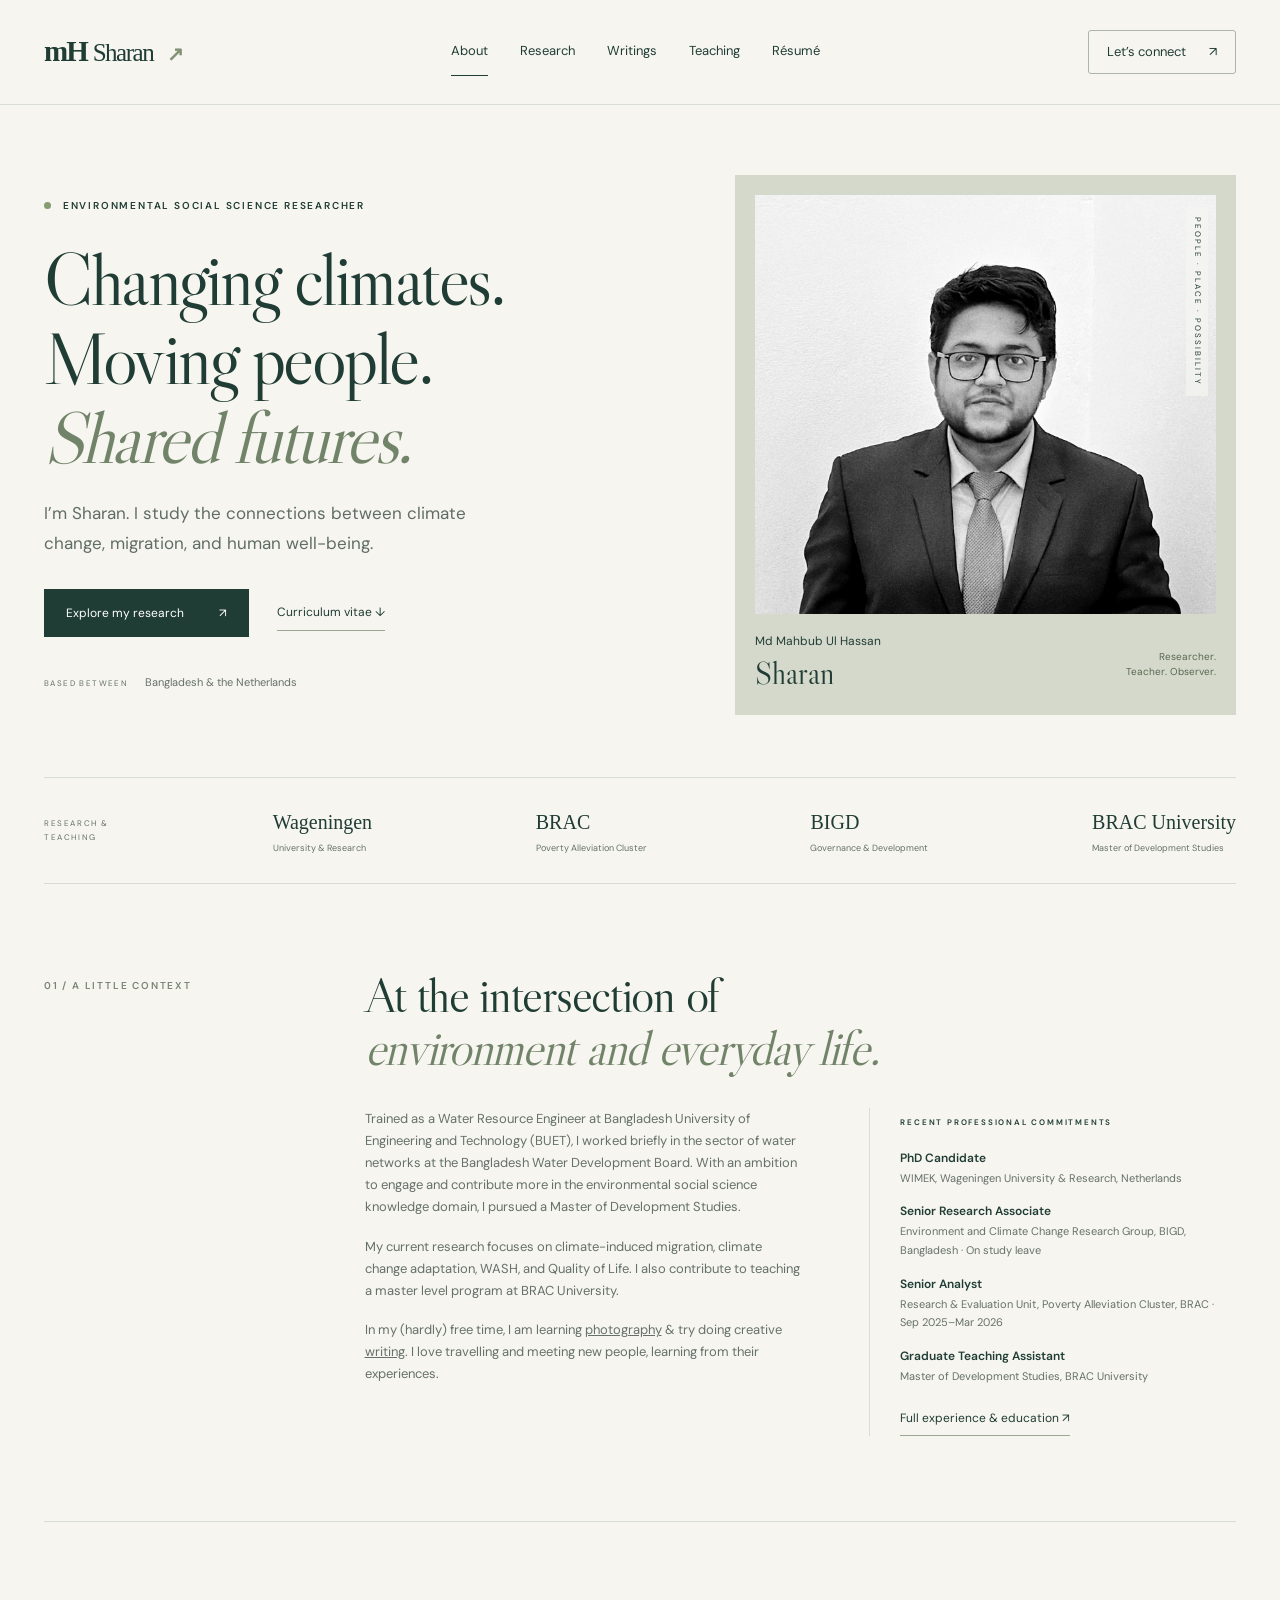
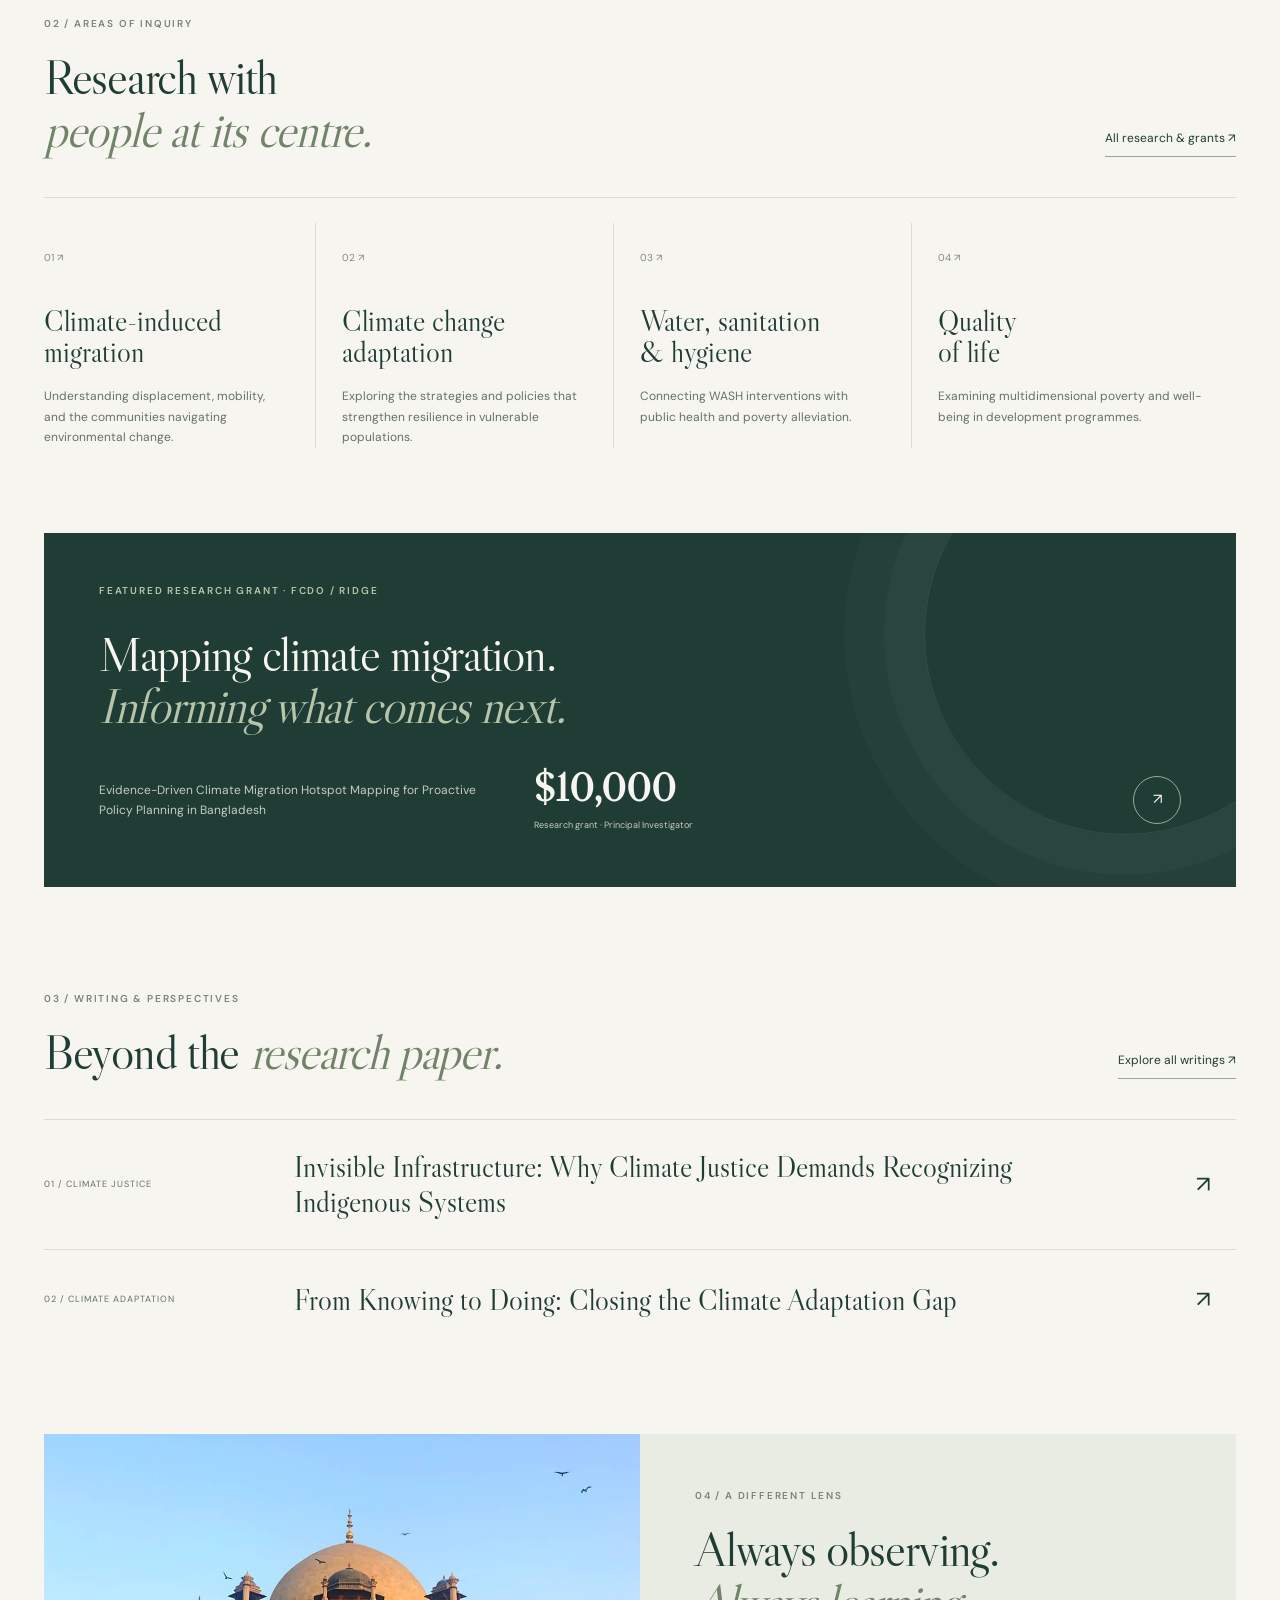
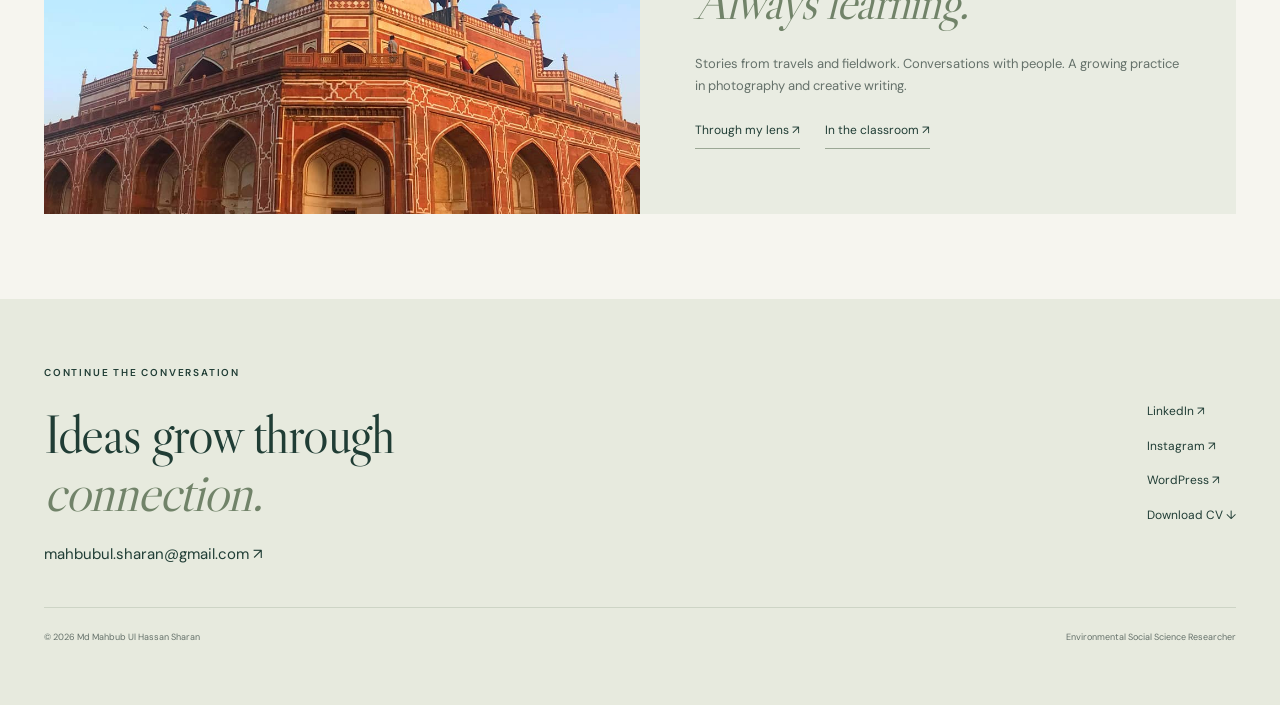
<file: index.html>
<!doctype html><html lang="en"><head><meta charset="utf-8"><meta name="viewport" content="width=device-width,initial-scale=1"><meta name="description" content="Md Mahbub Ul Hassan Sharan — environmental social science, climate migration, adaptation and human well-being."><title>About · Md Mahbub Ul Hassan Sharan</title><link rel="stylesheet" href="style.css"></head><body><a class="skip" href="#main">Skip to content</a><header><a class="brand" href="index.html">mH<span>Sharan</span><b>↗</b></a><nav aria-label="Main navigation"><a href="index.html" aria-current="page">About</a><a href="research.html" >Research</a><a href="writings.html" >Writings</a><a href="teaching.html" >Teaching</a><a href="resume.html" >Résumé</a></nav><a class="contact" href="mailto:mahbubul.sharan@gmail.com">Let’s connect <span>↗</span></a></header><main id="main"><section class="hero"><div class="hero-copy"><div class="eyebrow"><span class="dot"></span> ENVIRONMENTAL SOCIAL SCIENCE RESEARCHER</div><h1>Changing climates.<br>Moving people.<br><em>Shared futures.</em></h1><p class="intro">I’m Sharan. I study the connections between climate change, migration, and human well-being.</p><div class="hero-actions"><a class="button" href="research.html">Explore my research <span>↗</span></a><a class="text-link" href="assets/cv.pdf">Curriculum vitae ↓</a></div><div class="hero-note"><span>BASED BETWEEN</span> Bangladesh & the Netherlands</div></div><figure class="portrait"><img src="assets/portrait.png" alt="Md Mahbub Ul Hassan Sharan"><figcaption><div>Md Mahbub Ul Hassan<br><strong>Sharan</strong></div><span>Researcher.<br>Teacher. Observer.</span></figcaption><span class="portrait-label">PEOPLE · PLACE · POSSIBILITY</span></figure></section><div class="affiliations"><span>RESEARCH &<br>TEACHING</span><div>Wageningen <small>University & Research</small></div><div>BRAC <small>Poverty Alleviation Cluster</small></div><div>BIGD <small>Governance & Development</small></div><div>BRAC University <small>Master of Development Studies</small></div></div><section class="about section"><div class="section-label">01 / A LITTLE CONTEXT</div><div><h2>At the intersection of<br><em>environment and everyday life.</em></h2><div class="about-columns"><div><p>Trained as a Water Resource Engineer at Bangladesh University of Engineering and Technology (BUET), I worked briefly in the sector of water networks at the Bangladesh Water Development Board. With an ambition to engage and contribute more in the environmental social science knowledge domain, I pursued a Master of Development Studies.</p><p>My current research focuses on climate-induced migration, climate change adaptation, WASH, and Quality of Life. I also contribute to teaching a master level program at BRAC University.</p><p>In my (hardly) free time, I am learning <a href="https://mhsharan.crevado.com/">photography</a> & try doing creative <a href="https://mhsharan.wordpress.com/">writing</a>. I love travelling and meeting new people, learning from their experiences.</p></div><aside><span class="eyebrow">RECENT PROFESSIONAL COMMITMENTS</span><h3>PhD Candidate</h3><p>WIMEK, Wageningen University & Research, Netherlands</p><h3>Senior Research Associate</h3><p>Environment and Climate Change Research Group, BIGD, Bangladesh · On study leave</p><h3>Senior Analyst</h3><p>Research & Evaluation Unit, Poverty Alleviation Cluster, BRAC · Sep 2025–Mar 2026</p><h3>Graduate Teaching Assistant</h3><p>Master of Development Studies, BRAC University</p><a class="text-link" href="resume.html">Full experience & education ↗</a></aside></div></div></section><section class="research-home section"><div class="section-top"><div><div class="section-label">02 / AREAS OF INQUIRY</div><h2>Research with<br><em>people at its centre.</em></h2></div><a class="text-link" href="research.html">All research & grants ↗</a></div><div class="topic-grid"><a href="research.html"><span>01 ↗</span><h3>Climate-induced<br>migration</h3><p>Understanding displacement, mobility, and the communities navigating environmental change.</p></a><a href="research.html"><span>02 ↗</span><h3>Climate change<br>adaptation</h3><p>Exploring the strategies and policies that strengthen resilience in vulnerable populations.</p></a><a href="research.html"><span>03 ↗</span><h3>Water, sanitation<br>& hygiene</h3><p>Connecting WASH interventions with public health and poverty alleviation.</p></a><a href="research.html"><span>04 ↗</span><h3>Quality<br>of life</h3><p>Examining multidimensional poverty and well-being in development programmes.</p></a></div></section><section class="grant"><div class="eyebrow">FEATURED RESEARCH GRANT · FCDO / RIDGE</div><h2>Mapping climate migration.<br><em>Informing what comes next.</em></h2><div class="grant-bottom"><p>Evidence-Driven Climate Migration Hotspot Mapping for Proactive Policy Planning in Bangladesh</p><div><strong>$10,000</strong><span>Research grant · Principal Investigator</span></div><a href="research.html" class="round-link" aria-label="Read research grant details">↗</a></div></section><section class="section writing-home"><div class="section-top"><div><div class="section-label">03 / WRITING & PERSPECTIVES</div><h2>Beyond the <em>research paper.</em></h2></div><a class="text-link" href="writings.html">Explore all writings ↗</a></div><a class="article-row" href="writings.html#pub1"><span>01 / CLIMATE JUSTICE</span><h3>Invisible Infrastructure: Why Climate Justice Demands Recognizing Indigenous Systems</h3><b>↗</b></a><a class="article-row" href="writings.html#pub2"><span>02 / CLIMATE ADAPTATION</span><h3>From Knowing to Doing: Closing the Climate Adaptation Gap</h3><b>↗</b></a></section><section class="creative"><img src="assets/photography.jpeg" alt="Photography from Sharan’s portfolio" loading="lazy"><div><div class="section-label">04 / A DIFFERENT LENS</div><h2>Always observing.<br><em>Always learning.</em></h2><p>Stories from travels and fieldwork. Conversations with people. A growing practice in photography and creative writing.</p><a class="text-link" href="https://mhsharan.crevado.com/">Through my lens ↗</a><a class="text-link" href="teaching.html">In the classroom ↗</a></div></section></main><footer><div><span class="eyebrow">CONTINUE THE CONVERSATION</span><h2>Ideas grow through<br><em>connection.</em></h2><a class="email" href="mailto:mahbubul.sharan@gmail.com">mahbubul.sharan@gmail.com ↗</a></div><div class="footer-links"><a href="https://www.linkedin.com/in/mhsharan/">LinkedIn ↗</a><a href="https://www.instagram.com/m.h.sharan/">Instagram ↗</a><a href="https://mhsharan.wordpress.com/">WordPress ↗</a><a href="assets/cv.pdf">Download CV ↓</a></div><div class="copyright">© 2026 Md Mahbub Ul Hassan Sharan <span>Environmental Social Science Researcher</span></div></footer><script src="app.js"></script></body></html>
</file>
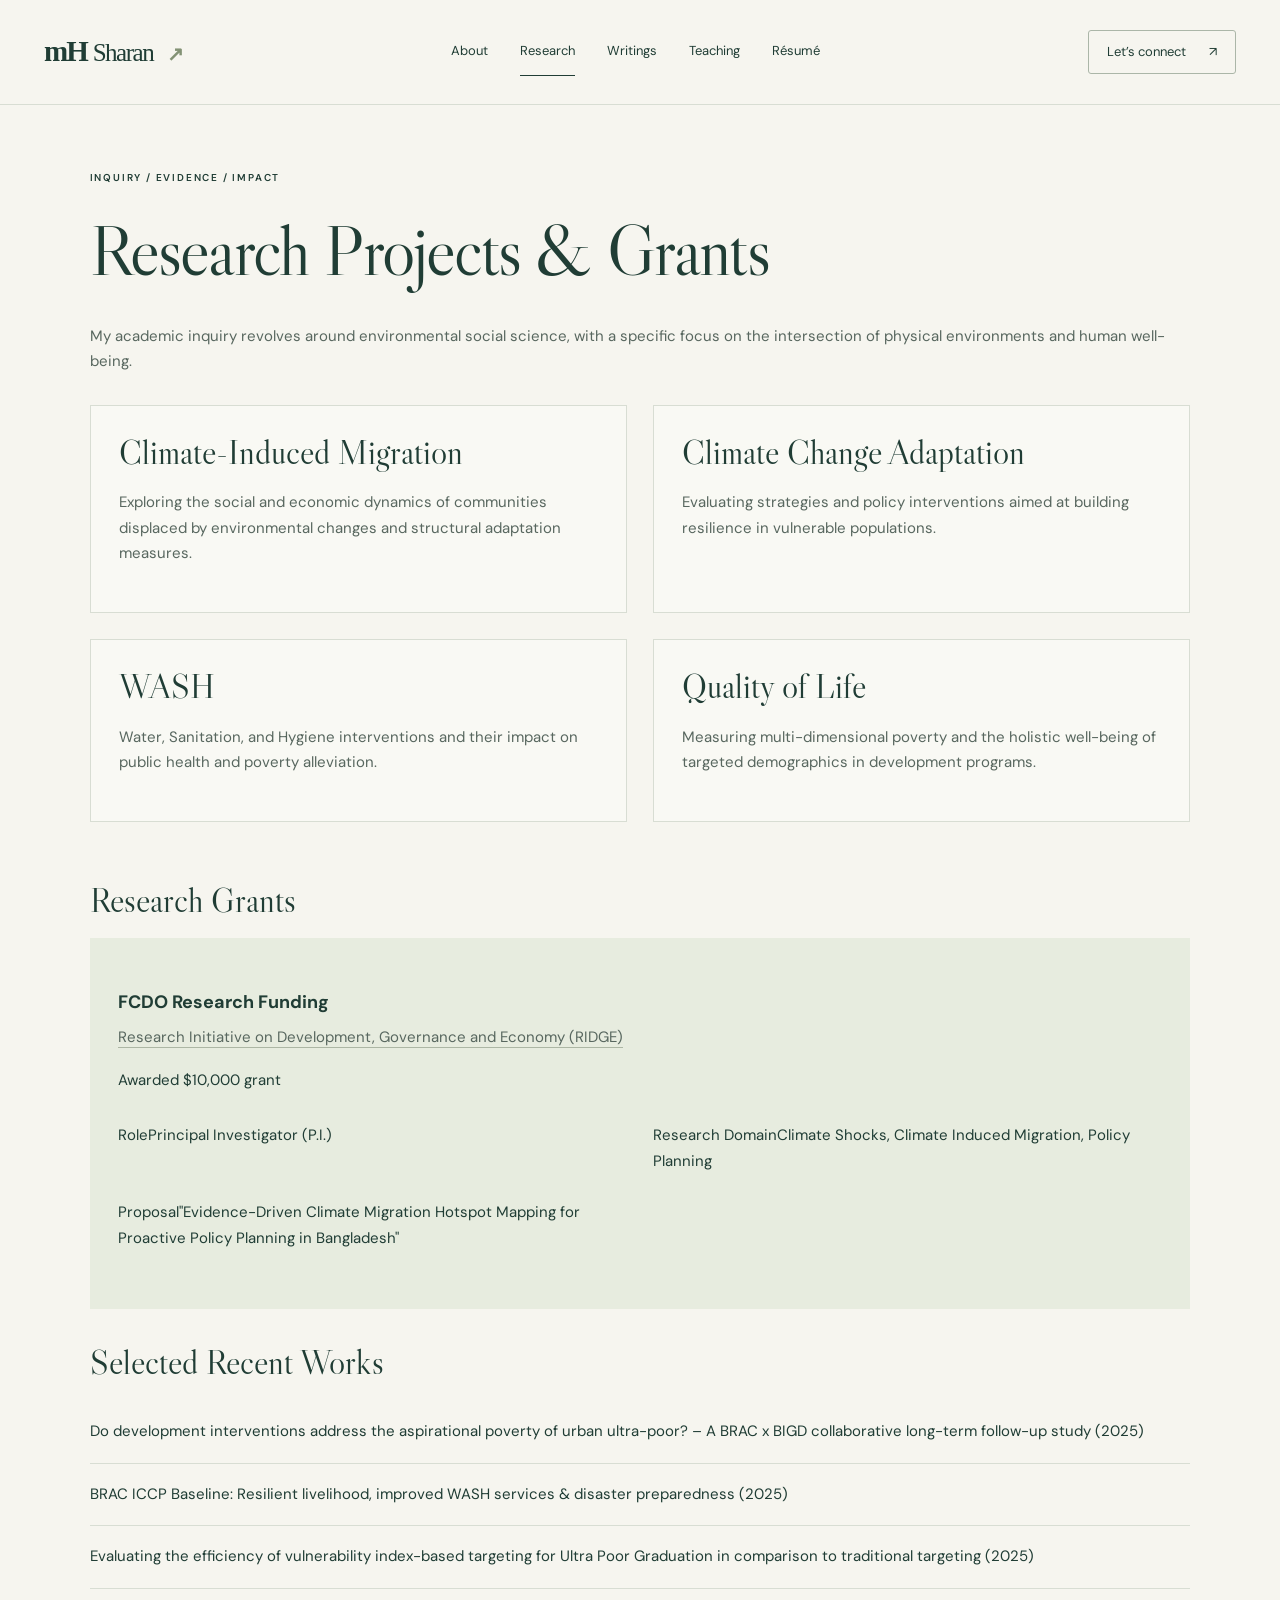
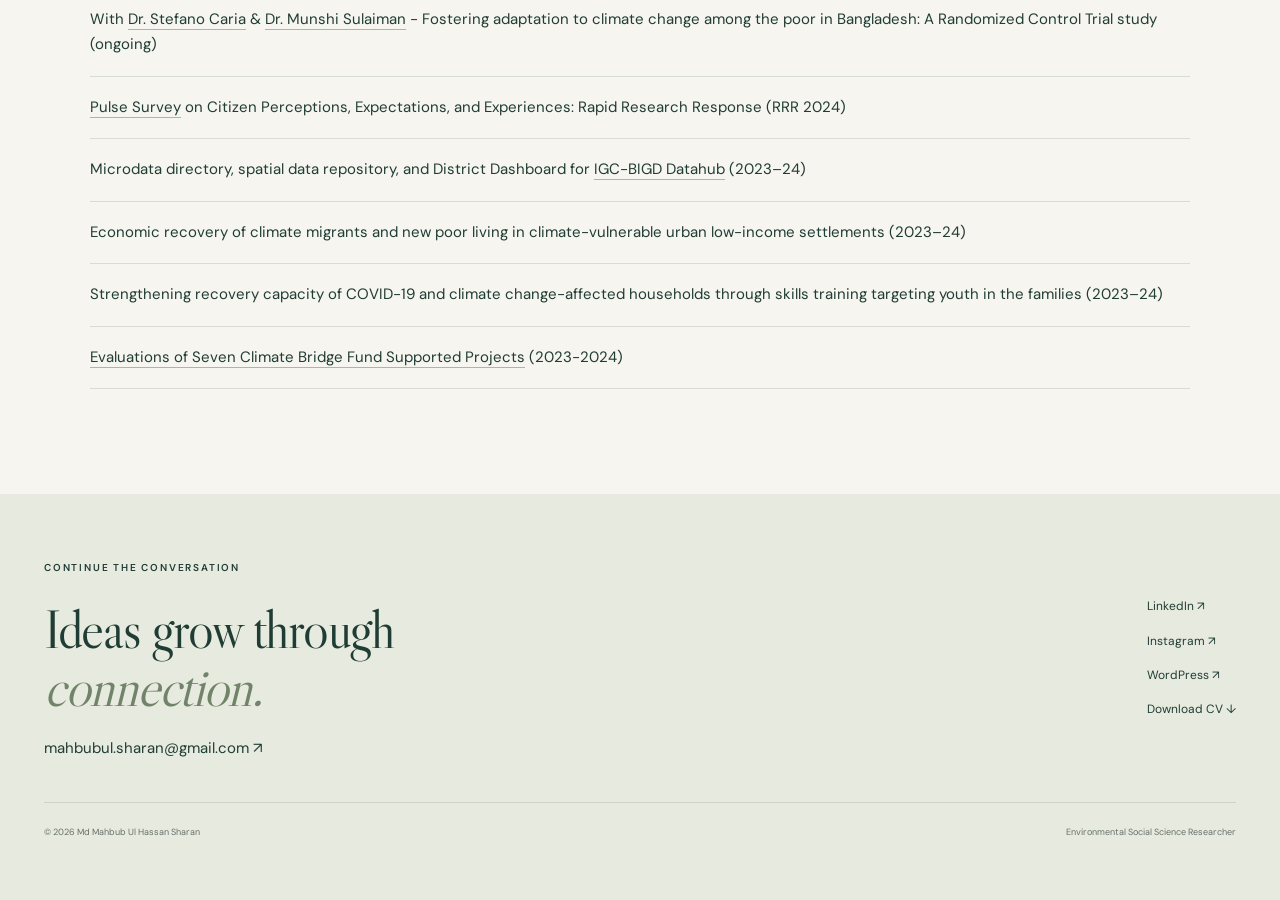
<file: research.html>
<!doctype html><html lang="en"><head><meta charset="utf-8"><meta name="viewport" content="width=device-width,initial-scale=1"><meta name="description" content="Md Mahbub Ul Hassan Sharan — environmental social science, climate migration, adaptation and human well-being."><title>Research · Md Mahbub Ul Hassan Sharan</title><link rel="stylesheet" href="style.css"></head><body><a class="skip" href="#main">Skip to content</a><header><a class="brand" href="index.html">mH<span>Sharan</span><b>↗</b></a><nav aria-label="Main navigation"><a href="index.html" >About</a><a href="research.html" aria-current="page">Research</a><a href="writings.html" >Writings</a><a href="teaching.html" >Teaching</a><a href="resume.html" >Résumé</a></nav><a class="contact" href="mailto:mahbubul.sharan@gmail.com">Let’s connect <span>↗</span></a></header><main id="main" class="inner"><div class="eyebrow">INQUIRY / EVIDENCE / IMPACT</div>

        <section id="research">
            <h1 class="page-title">Research Projects & Grants</h1>
            <p>My academic inquiry revolves around environmental social science, with a specific focus on the intersection of physical environments and human well-being.</p>

            <div class="content-grid">
                <div class="content-card">
                    
                    <h3>Climate-Induced Migration</h3>
                    <p>Exploring the social and economic dynamics of communities displaced by environmental changes and structural adaptation measures.</p>
                </div>

                <div class="content-card">
                    
                    <h3>Climate Change Adaptation</h3>
                    <p>Evaluating strategies and policy interventions aimed at building resilience in vulnerable populations.</p>
                </div>

                <div class="content-card">
                    
                    <h3>WASH</h3>
                    <p>Water, Sanitation, and Hygiene interventions and their impact on public health and poverty alleviation.</p>
                </div>

                <div class="content-card">
                    
                    <h3>Quality of Life</h3>
                    <p>Measuring multi-dimensional poverty and the holistic well-being of targeted demographics in development programs.</p>
                </div>
            </div>

            <div class="content-section">
                <h3>Research Grants</h3>
                <div class="grant-card">
                    <div>
                        <div>
                            <h4>FCDO Research Funding</h4>
                            <p><a href="https://bigd.bracu.ac.bd/the-foundation-project_about/research-initiative-on-governance-development-and-economy-ridge/" target="_blank" rel="noopener noreferrer">Research Initiative on Development, Governance and Economy (RIDGE)</a></p>
                        </div>
                        <div> Awarded $10,000 grant</div>
                    </div>
                    <div class="content-grid">
                        <div><span>Role</span>Principal Investigator (P.I.)</div>
                        <div><span>Research Domain</span>Climate Shocks, Climate Induced Migration, Policy Planning</div>
                        <div><span>Proposal</span><span>"Evidence-Driven Climate Migration Hotspot Mapping for Proactive Policy Planning in Bangladesh"</span></div>
                    </div>
                </div>

                <h3>Selected Recent Works</h3>
                <ul>
                    <li><span>Do development interventions address the aspirational poverty of urban ultra-poor? – A BRAC x BIGD collaborative long-term follow-up study (2025)</span></li>
                    <li><span>BRAC ICCP Baseline: Resilient livelihood, improved WASH services & disaster preparedness (2025)</span></li>
                    <li><span>Evaluating the efficiency of vulnerability index-based targeting for Ultra Poor Graduation in comparison to traditional targeting (2025)</span></li>
                    <li><span>With <a href="https://www.stefanocaria.com/" target="_blank" rel="noopener noreferrer">Dr. Stefano Caria</a> & <a href="https://scholar.google.com/citations?user=Z0mS94cAAAAJ&hl=en" target="_blank" rel="noopener noreferrer">Dr. Munshi Sulaiman</a> - Fostering adaptation to climate change among the poor in Bangladesh: A Randomized Control Trial study (ongoing)</span></li>
                    <li><span><a href="https://bigd.bracu.ac.bd/the-foundation-project_about/pulse-survey-july-2025/" target="_blank" rel="noopener noreferrer">Pulse Survey</a> on Citizen Perceptions, Expectations, and Experiences: Rapid Research Response (RRR 2024)</span></li>
                    <li><span>Microdata directory, spatial data repository, and District Dashboard for <a href="https://datahubbd.org/" target="_blank" rel="noopener noreferrer">IGC-BIGD Datahub</a> (2023–24)</span></li>
                    <li><span>Economic recovery of climate migrants and new poor living in climate-vulnerable urban low-income settlements (2023–24)</span></li>
                    <li><span>Strengthening recovery capacity of COVID-19 and climate change-affected households through skills training targeting youth in the families (2023–24)</span></li>
                    <li><span><a href="https://bigd.bracu.ac.bd/publications/summary-of-findings-evaluations-of-seven-climate-bridge-fund-supported-projects/" target="_blank" rel="noopener noreferrer">Evaluations of Seven Climate Bridge Fund Supported Projects</a> (2023-2024)</span></li>
                </ul>
            </div>
        </section>

    </main><footer><div><span class="eyebrow">CONTINUE THE CONVERSATION</span><h2>Ideas grow through<br><em>connection.</em></h2><a class="email" href="mailto:mahbubul.sharan@gmail.com">mahbubul.sharan@gmail.com ↗</a></div><div class="footer-links"><a href="https://www.linkedin.com/in/mhsharan/">LinkedIn ↗</a><a href="https://www.instagram.com/m.h.sharan/">Instagram ↗</a><a href="https://mhsharan.wordpress.com/">WordPress ↗</a><a href="assets/cv.pdf">Download CV ↓</a></div><div class="copyright">© 2026 Md Mahbub Ul Hassan Sharan <span>Environmental Social Science Researcher</span></div></footer><script src="app.js"></script></body></html>
</file>
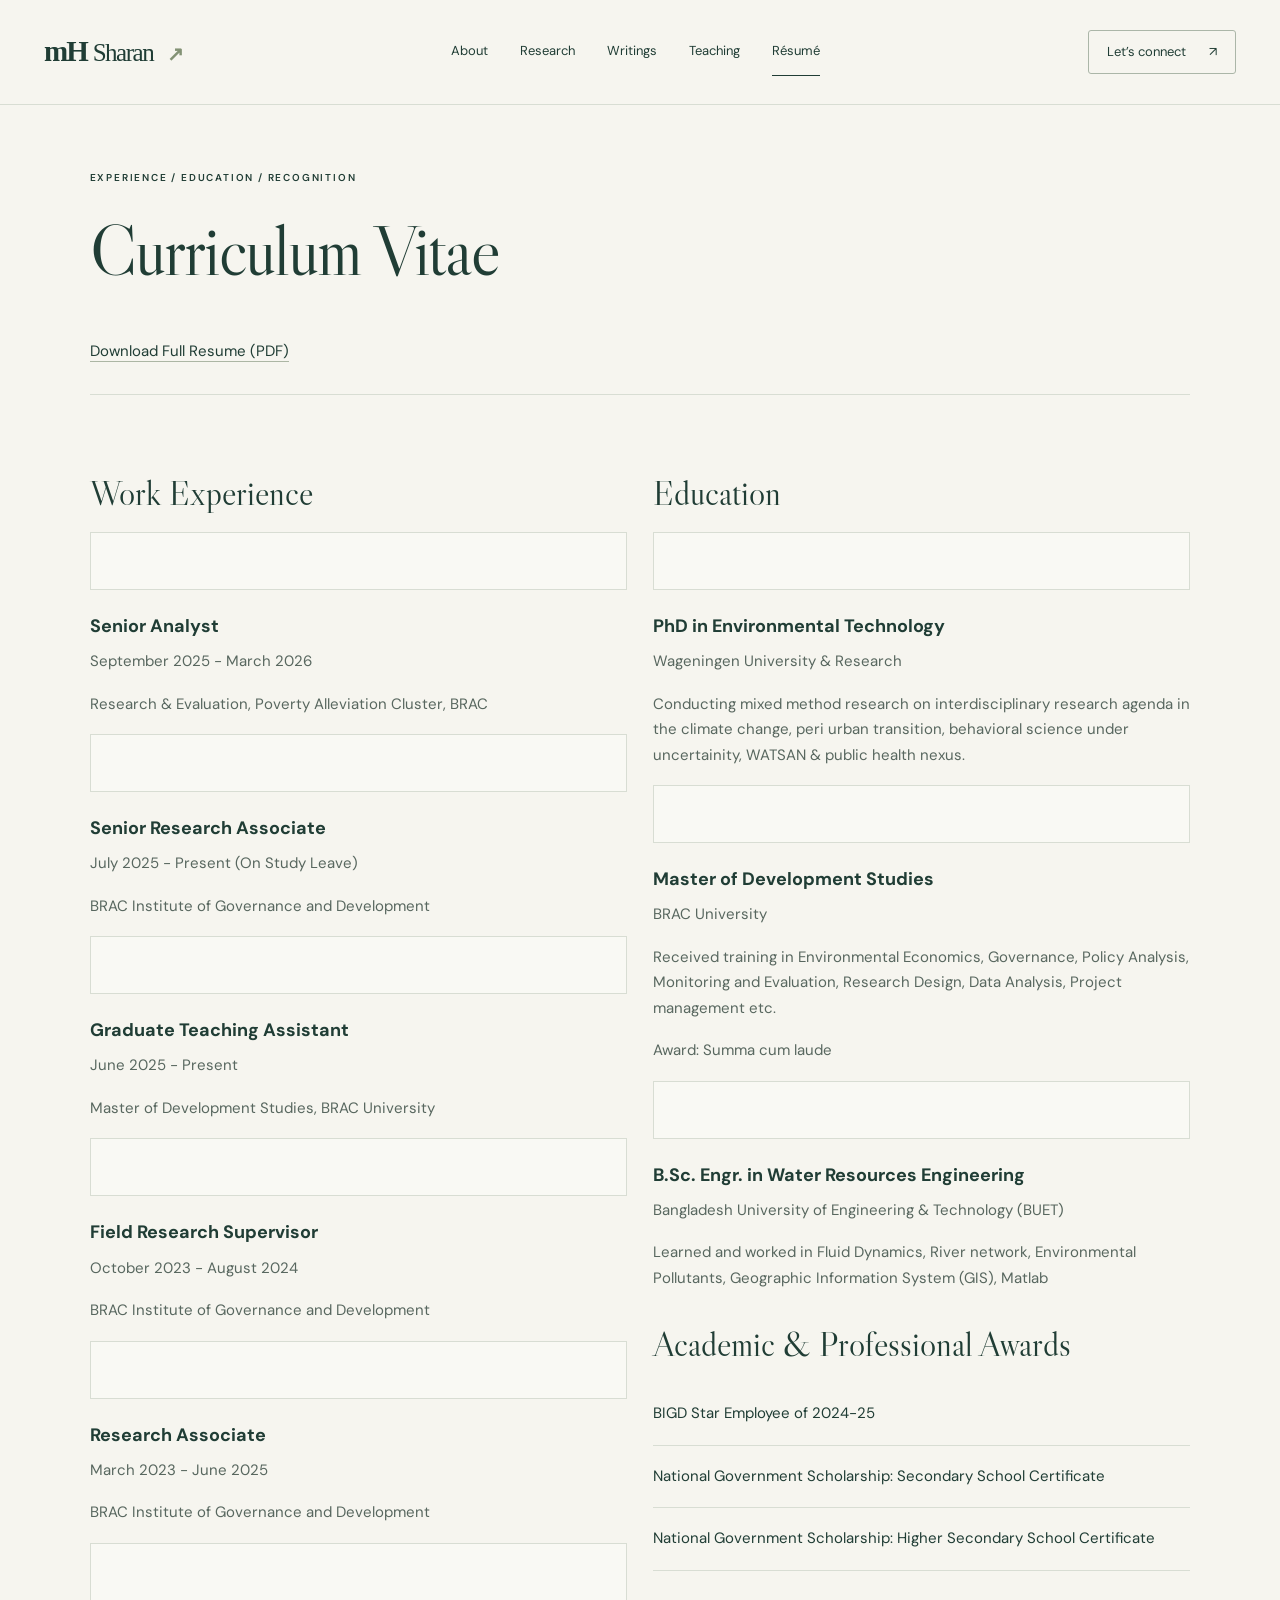
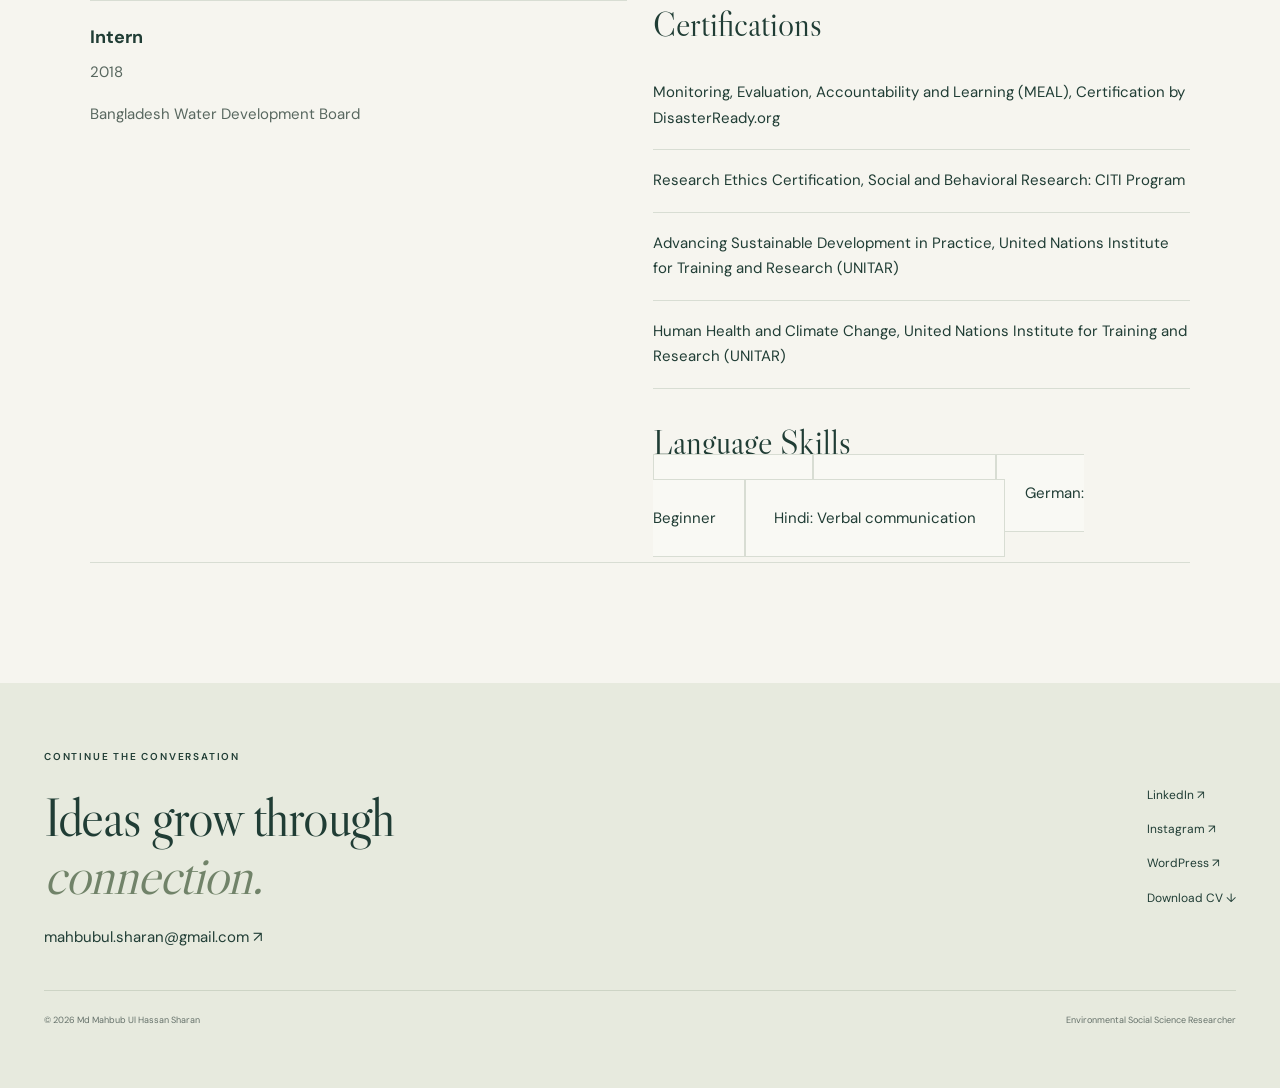
<file: resume.html>
<!doctype html><html lang="en"><head><meta charset="utf-8"><meta name="viewport" content="width=device-width,initial-scale=1"><meta name="description" content="Md Mahbub Ul Hassan Sharan — environmental social science, climate migration, adaptation and human well-being."><title>Résumé · Md Mahbub Ul Hassan Sharan</title><link rel="stylesheet" href="style.css"></head><body><a class="skip" href="#main">Skip to content</a><header><a class="brand" href="index.html">mH<span>Sharan</span><b>↗</b></a><nav aria-label="Main navigation"><a href="index.html" >About</a><a href="research.html" >Research</a><a href="writings.html" >Writings</a><a href="teaching.html" >Teaching</a><a href="resume.html" aria-current="page">Résumé</a></nav><a class="contact" href="mailto:mahbubul.sharan@gmail.com">Let’s connect <span>↗</span></a></header><main id="main" class="inner"><div class="eyebrow">EXPERIENCE / EDUCATION / RECOGNITION</div>

        <section id="resume">
            <h1 class="page-title">Curriculum Vitae</h1>
            <div>
                <a href="assets/cv.pdf" target="_blank" rel="noopener noreferrer">
                     Download Full Resume (PDF)
                </a>
            </div>

            <div class="content-grid">
                <div>
                    <h3> Work Experience</h3>
                    <div>
                        <div><div class="content-card"></div><h4>Senior Analyst</h4><p>September 2025 - March 2026</p><p>Research & Evaluation, Poverty Alleviation Cluster, BRAC</p></div>
                        <div><div class="content-card"></div><h4>Senior Research Associate</h4><p>July 2025 - Present (On Study Leave)</p><p>BRAC Institute of Governance and Development</p></div>
                        <div><div class="content-card"></div><h4>Graduate Teaching Assistant</h4><p>June 2025 - Present</p><p>Master of Development Studies, BRAC University</p></div>
                        <div><div class="content-card"></div><h4>Field Research Supervisor</h4><p>October 2023 - August 2024</p><p>BRAC Institute of Governance and Development</p></div>
                        <div><div class="content-card"></div><h4>Research Associate</h4><p>March 2023 - June 2025</p><p>BRAC Institute of Governance and Development</p></div>
                        <div><div class="content-card"></div><h4>Intern</h4><p>2018</p><p>Bangladesh Water Development Board</p></div>
                    </div>
                </div>

                <div>
                    <div>
                        <h3> Education</h3>
                        <div>
                            <div><div class="content-card"></div><h4>PhD in Environmental Technology</h4><p>Wageningen University & Research</p><p>Conducting mixed method research on interdisciplinary research agenda in the climate change, peri urban transition, behavioral science under uncertainity, WATSAN & public health nexus. </p></div>
                            <div><div class="content-card"></div><h4>Master of Development Studies</h4><p>BRAC University</p><p>Received training in Environmental Economics, Governance, Policy Analysis, Monitoring and Evaluation, Research Design, Data Analysis, Project management etc.</p><p>Award: Summa cum laude</p></div>
                            <div><div class="content-card"></div><h4>B.Sc. Engr. in Water Resources Engineering</h4><p>Bangladesh University of Engineering & Technology (BUET)</p><p>Learned and worked in Fluid Dynamics, River network, Environmental Pollutants, Geographic Information System (GIS), Matlab</p></div>
                        </div>
                    </div>

                    <div>
                        <h3> Academic & Professional Awards</h3>
                        <ul><li><span>BIGD Star Employee of 2024-25</span></li><li><span>National Government Scholarship: Secondary School Certificate</span></li><li><span>National Government Scholarship: Higher Secondary School Certificate</span></li></ul>
                    </div>

                    <div>
                        <h3> Certifications</h3>
                        <ul><li><span>Monitoring, Evaluation, Accountability and Learning (MEAL), Certification by DisasterReady.org</span></li><li><span>Research Ethics Certification, Social and Behavioral Research: CITI Program</span></li><li><span>Advancing Sustainable Development in Practice, United Nations Institute for Training and Research (UNITAR)</span></li><li><span>Human Health and Climate Change, United Nations Institute for Training and Research (UNITAR)</span></li></ul>
                    </div>

                    <div>
                        <h3> Language Skills</h3>
                        <div><span class="content-card"><span>Bengali:</span> Native</span><span class="content-card"><span>English:</span> Proficient</span><span class="content-card"><span>German:</span> Beginner</span><span class="content-card"><span>Hindi:</span> Verbal communication</span></div>
                    </div>

                </div>
            </div>
        </section>

    </main><footer><div><span class="eyebrow">CONTINUE THE CONVERSATION</span><h2>Ideas grow through<br><em>connection.</em></h2><a class="email" href="mailto:mahbubul.sharan@gmail.com">mahbubul.sharan@gmail.com ↗</a></div><div class="footer-links"><a href="https://www.linkedin.com/in/mhsharan/">LinkedIn ↗</a><a href="https://www.instagram.com/m.h.sharan/">Instagram ↗</a><a href="https://mhsharan.wordpress.com/">WordPress ↗</a><a href="assets/cv.pdf">Download CV ↓</a></div><div class="copyright">© 2026 Md Mahbub Ul Hassan Sharan <span>Environmental Social Science Researcher</span></div></footer><script src="app.js"></script></body></html>
</file>
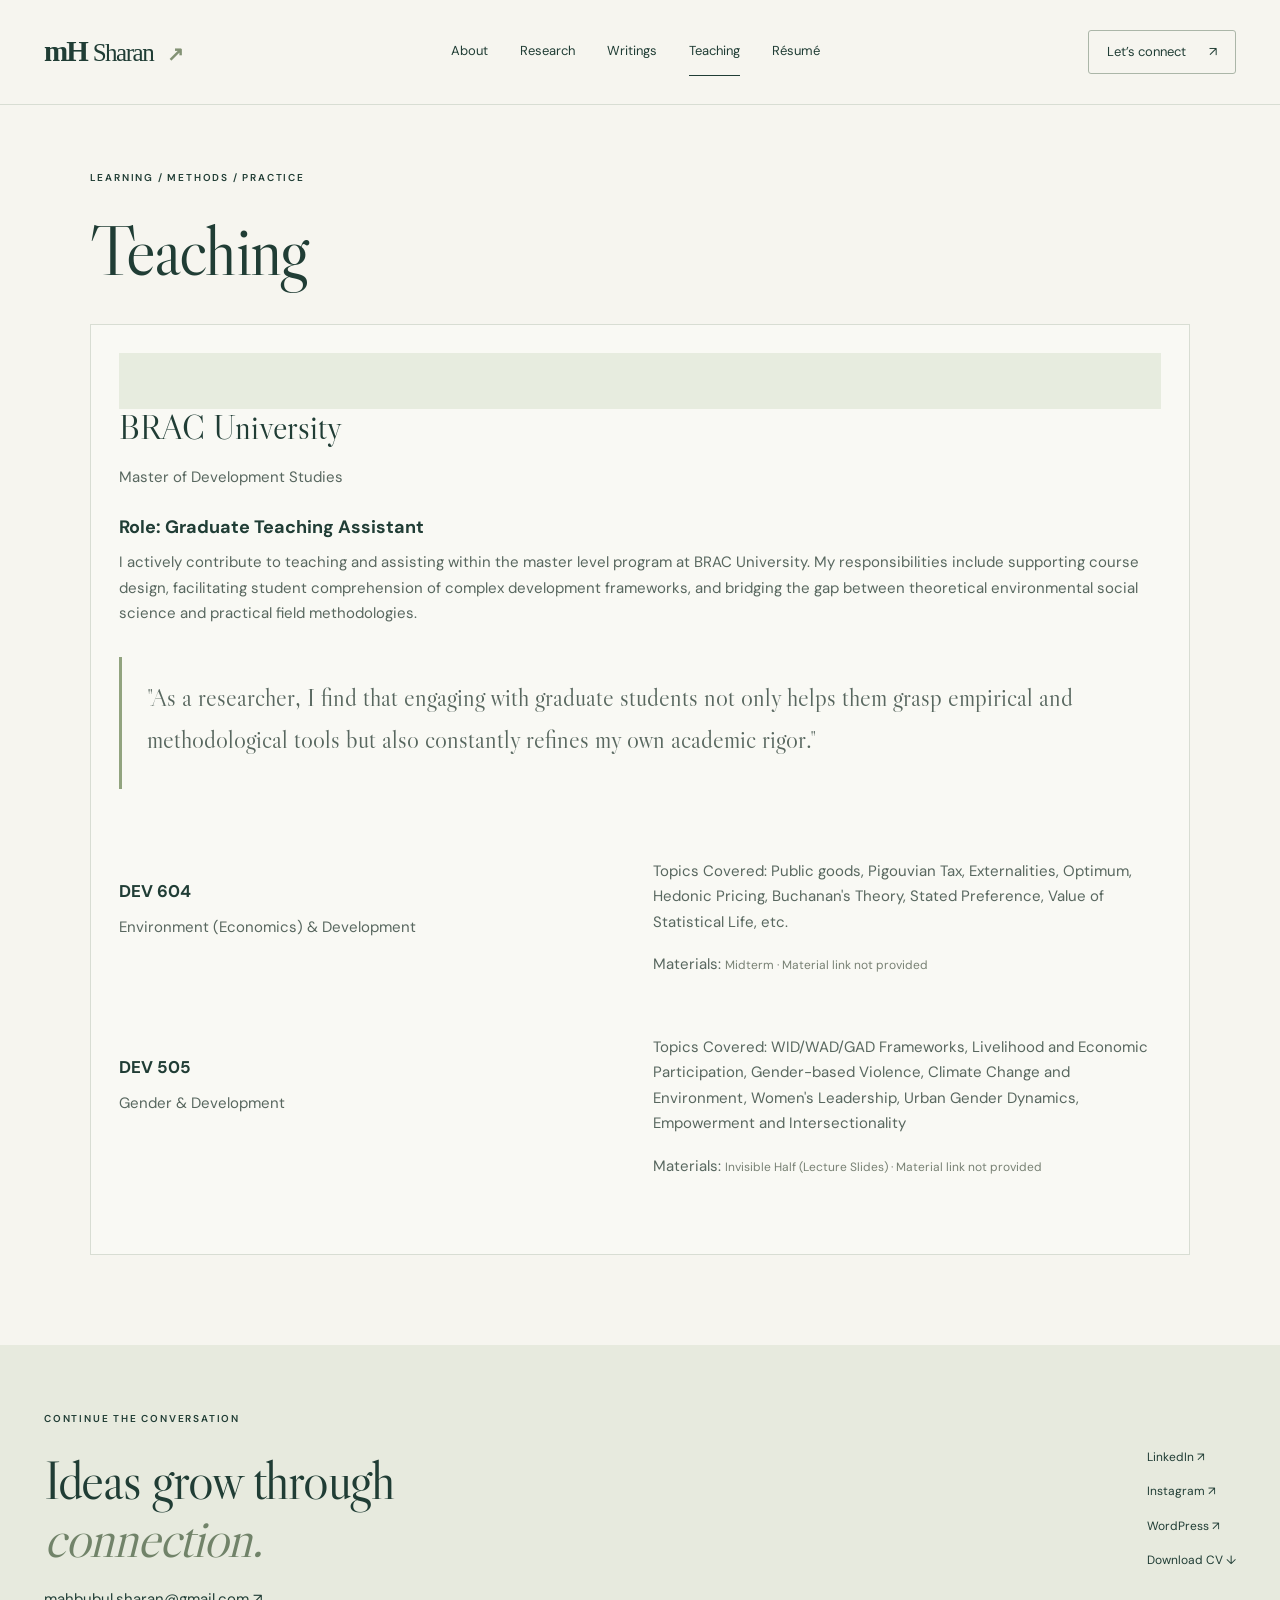
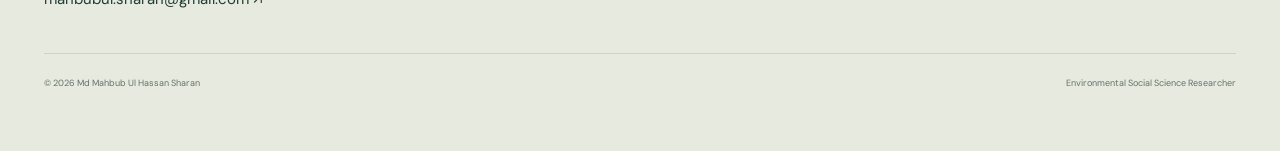
<file: teaching.html>
<!doctype html><html lang="en"><head><meta charset="utf-8"><meta name="viewport" content="width=device-width,initial-scale=1"><meta name="description" content="Md Mahbub Ul Hassan Sharan — environmental social science, climate migration, adaptation and human well-being."><title>Teaching · Md Mahbub Ul Hassan Sharan</title><link rel="stylesheet" href="style.css"></head><body><a class="skip" href="#main">Skip to content</a><header><a class="brand" href="index.html">mH<span>Sharan</span><b>↗</b></a><nav aria-label="Main navigation"><a href="index.html" >About</a><a href="research.html" >Research</a><a href="writings.html" >Writings</a><a href="teaching.html" aria-current="page">Teaching</a><a href="resume.html" >Résumé</a></nav><a class="contact" href="mailto:mahbubul.sharan@gmail.com">Let’s connect <span>↗</span></a></header><main id="main" class="inner"><div class="eyebrow">LEARNING / METHODS / PRACTICE</div>
        <section id="teaching">
            <h1 class="page-title">Teaching</h1>
            <div class="content-card">
                <div>
                    <div class="grant-card"></div>
                    <div>
                        <h3>BRAC University</h3>
                        <p>Master of Development Studies</p>
                    </div>
                </div>
                <h4>Role: Graduate Teaching Assistant</h4>
                <p>I actively contribute to teaching and assisting within the master level program at BRAC University. My responsibilities include supporting course design, facilitating student comprehension of complex development frameworks, and bridging the gap between theoretical environmental social science and practical field methodologies.</p>
                <div class="quote"><p>"As a researcher, I find that engaging with graduate students not only helps them grasp empirical and methodological tools but also constantly refines my own academic rigor."</p></div>
                <div class="content-section">
                    <div>
                        <div class="content-grid">
                            <div><h5>DEV 604</h5><p>Environment (Economics) & Development</p></div>
                            <div>
                                <p><span>Topics Covered:</span> Public goods, Pigouvian Tax, Externalities, Optimum, Hedonic Pricing, Buchanan's Theory, Stated Preference, Value of Statistical Life, etc.</p>
                                <p><span>Materials:</span> <span class="unavailable">Midterm · Material link not provided</span></p>
                            </div>
                        </div>
                        <div class="content-grid">
                            <div><h5>DEV 505</h5><p>Gender & Development</p></div>
                            <div>
                                <p><span>Topics Covered:</span> WID/WAD/GAD Frameworks, Livelihood and Economic Participation, Gender-based Violence, Climate Change and Environment, Women's Leadership, Urban Gender Dynamics, Empowerment and Intersectionality</p>
                                <p><span>Materials:</span> <span class="unavailable">Invisible Half (Lecture Slides) · Material link not provided</span></p>
                            </div>
                        </div>
                    </div>
                </div>
            </div>
        </section>
    </main><footer><div><span class="eyebrow">CONTINUE THE CONVERSATION</span><h2>Ideas grow through<br><em>connection.</em></h2><a class="email" href="mailto:mahbubul.sharan@gmail.com">mahbubul.sharan@gmail.com ↗</a></div><div class="footer-links"><a href="https://www.linkedin.com/in/mhsharan/">LinkedIn ↗</a><a href="https://www.instagram.com/m.h.sharan/">Instagram ↗</a><a href="https://mhsharan.wordpress.com/">WordPress ↗</a><a href="assets/cv.pdf">Download CV ↓</a></div><div class="copyright">© 2026 Md Mahbub Ul Hassan Sharan <span>Environmental Social Science Researcher</span></div></footer><script src="app.js"></script></body></html>
</file>
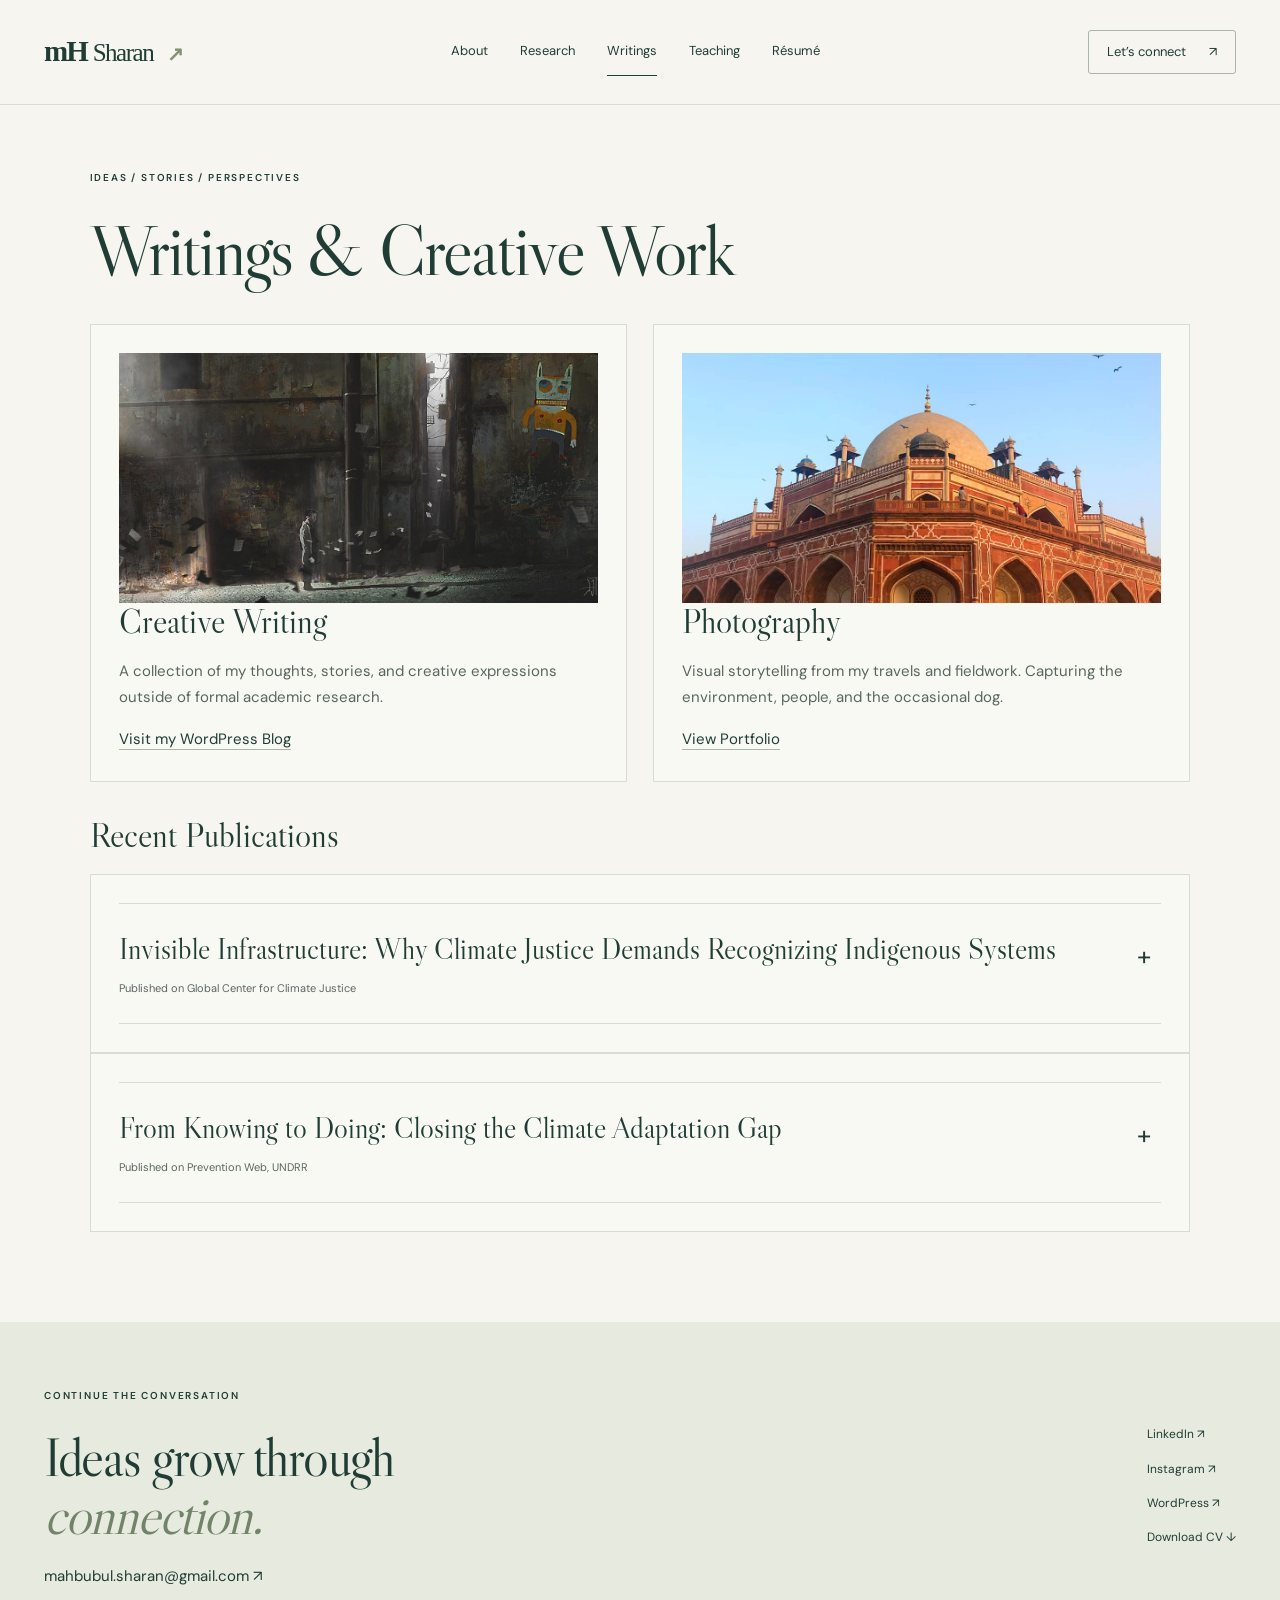
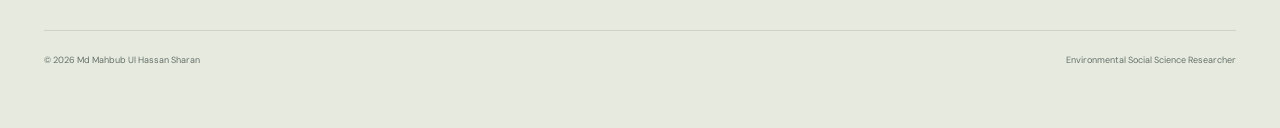
<file: writings.html>
<!doctype html><html lang="en"><head><meta charset="utf-8"><meta name="viewport" content="width=device-width,initial-scale=1"><meta name="description" content="Md Mahbub Ul Hassan Sharan — environmental social science, climate migration, adaptation and human well-being."><title>Writings · Md Mahbub Ul Hassan Sharan</title><link rel="stylesheet" href="style.css"></head><body><a class="skip" href="#main">Skip to content</a><header><a class="brand" href="index.html">mH<span>Sharan</span><b>↗</b></a><nav aria-label="Main navigation"><a href="index.html" >About</a><a href="research.html" >Research</a><a href="writings.html" aria-current="page">Writings</a><a href="teaching.html" >Teaching</a><a href="resume.html" >Résumé</a></nav><a class="contact" href="mailto:mahbubul.sharan@gmail.com">Let’s connect <span>↗</span></a></header><main id="main" class="inner"><div class="eyebrow">IDEAS / STORIES / PERSPECTIVES</div>

        <section id="writings">
            <h1 class="page-title">Writings & Creative Work</h1>
            <div class="content-grid">
                <div class="content-card">
                    <div class="card-cover">
                        <img src="assets/writing.jpg" alt="Creative writing cover">
                    </div>
                    <div>
                        <h3>Creative Writing</h3>
                        <p>A collection of my thoughts, stories, and creative expressions outside of formal academic research.</p>
                        <a href="https://mhsharan.wordpress.com/" target="_blank" rel="noopener noreferrer">Visit my WordPress Blog </a>
                    </div>
                </div>

                <div class="content-card">
                    <div class="card-cover">
                        <img src="assets/photography.jpeg" alt="Photography cover">
                    </div>
                    <div>
                        <h3>Photography</h3>
                        <p>Visual storytelling from my travels and fieldwork. Capturing the environment, people, and the occasional dog.</p>
                        <a href="https://mhsharan.crevado.com/" target="_blank" rel="noopener noreferrer">View Portfolio </a>
                    </div>
                </div>
            </div>

    <!-- Recent Publications -->
    <div>
        <h3>Recent Publications</h3>
        <div>
            
            <!-- Publication 1 -->
            <div class="content-card">
                <button data-accordion="pub1" aria-expanded="false" aria-controls="pub1">
                    <div>
                        <h4>Invisible Infrastructure: Why Climate Justice Demands Recognizing Indigenous Systems</h4>
                        <p>Published on <span>Global Center for Climate Justice</span></p>
                    </div>
                    
                </button>
                <div hidden id="pub1" class="article-body">
                    <p>As world leaders convened for the UN climate summit, exemplified by the record gathering at COP30 in Belém, Brazil, Indigenous communities made an unequivocal stand: "the answer is us", and emphasized that current global deliberations are fundamentally insufficient. Still, the most proven forms of adaptation are missing from global leaders' plans.</p>
                    <p>Everywhere you go, from desert oases to mountain villages, from tropical lowlands to frozen tundra, Indigenous communities have quietly cultivated resilience. Their strategies are not experiments. They are living systems, refined over centuries, rooted in ecosystems, born from necessity. Yet climate policy still overlooks them, preferring shiny new infrastructure and expensive technologies.</p>
                    
                    <h5>The Original Engineers of Resilience</h5>
                    <p>Across continents, Indigenous peoples engineered living systems that harnessed water, soil, fire, and forest long before "climate adaptation" entered the policy vocabulary. In Nagaland, India, the Rüza system collects rainwater in hillside ponds and channels it into terraced rice fields and fish ponds. It is gravity-fed, low-cost and centuries old. Mention climate adaptation at a global summit, and solutions like this are rarely on the agenda.</p>
                    <p>In Niger, a quiet revolution began in the 1980s. Farmers stopped cutting tree shoots sprouting from their land and nurtured them instead. This simple act, now known as Farmer-Managed Natural Regeneration (FMNR), has restored more than five million hectares. It has slowed desertification, revived soils, and supported rural livelihoods. Across the Sahel, from Ethiopia to Senegal, it has become one of the most effective land restoration tools available.</p>
                    <p>Forests tell a similar story. In Nepal, community forestry groups manage woodlands, improving biodiversity and household income. In Indonesia, social forestry gives villagers the right to steward forests sustainably. These approaches endure because they are anchored in local ownership and knowledge.</p>
                    <p>Even fire, feared in most policy frameworks, has long been used as a tool. Aboriginal Australians practiced cultural burning for millennia, setting low-intensity fires to renew grasslands and prevent catastrophic blazes. In North America, Indigenous nations are reviving the practice and working with agencies to reduce megafire risks. Governments are re-learning that fire, when guided by tradition, saves lives and restores balance.</p>
                    <p>From Mexico's Sierra Norte, where Nahua and Totonaku families maintain forest gardens that feed households and conserve biodiversity, to Kenya's Green Belt Movement, which began with women planting trees for fuel and grew into a campaign that has put more than 50 million trees in the ground, the evidence is everywhere. In the Peruvian Amazon, the Matsés people are reviving permaculture rooted in ancestral practice to generate income without destroying forests. In Central America, Maya farmers still rotate maize, beans and squash in the milpa system, which keeps soils fertile and diets secure even under harsh conditions.</p>
                    <p>These are not relics. They are living climate solutions. Yet in most policy spaces they remain invisible, dismissed as "local" or "informal." Scaling them starts with recognition. National adaptation plans must stop treating Indigenous knowledge as anecdote and begin naming it as adaptation. Practices such as Farmer-Managed Regeneration, milpa farming or cultural burning deserve the same funding, research, and policy space as solar panels or seawalls.</p>
                    <p>Scaling must also be ethical. Knowledge holders must retain ownership and rights. Models like Indonesia's social forestry or the Land Back movement in the United States, where tribes restore ancestral territories for ecological regeneration, show how resilience and justice can work together. This is not a choice between tradition and infrastructure. Reforestation is stronger when it builds on Farmer-Managed Regeneration. Fire safety improves when cultural burning is restored. Even urban water systems can learn from floating gardens and raised fields that echo ancient practice, as Julia Watson describes in Lo-TEK. These examples prove that Indigenous practices are capable of achieving climate outcomes that top-down engineering simply cannot match. This approach closes the gap between climate policy and human rights.</p>
                    
                    <h5>Scaling the Proven</h5>
                    <p>Across the world, the calls for a different model are growing louder. Inuit communities in the Arctic, pastoralists in Chad, reindeer herders in Finland, and farmers in the Amazon are not waiting for outside solutions; they are actively working with scientists to co-design sophisticated climate services. From early-warning systems for unpredictable rains, to mapping shifting sea ice, these collaborations demonstrate knowledge flowing in two directions. Satellite data meets centuries of careful, on-the-ground observation, and the result is adaptation that is sharper, more accurate, and immediately practical for the people who need it most. This approach is not a supplement to science; it is an improvement on it.</p>
                    <p>If we are truly serious about climate adaptation, we must scale what is already proven to work. Indigenous practices have survived centuries of environmental change, political upheaval, and economic pressure. Their longevity is the ultimate proof of concept. They remain uniquely cost-effective because they rely on natural processes, ecological literacy, and human labour rather than capital-intensive, heavy infrastructure that often requires foreign maintenance.</p>
                    <p>More importantly, these Indigenous methods are regenerative. They strengthen social ties and local economies, which are essential elements of resilience in times of crisis. By contrast, most mainstream adaptation projects (e.g., seawalls, desalination plants, solar farms, etc.) tend to deliver what looks like progress but often leave communities no stronger once the ribbon is cut. Jobs vanish when construction ends, as maintenance mostly depends on outside contractors. The promise of resilience turns into dependence, and the social fabric that sustains real recovery frays quietly due to rising tensions and conflicting interests.</p>
                    <p>Indigenous systems move differently. They do not just build things; they rebuild relationships. In Nepal, community forestry groups have restored degraded hillsides while creating local institutions where women and landless farmers share power and income. In the Sahel, Farmer-Managed Natural Regeneration revives both trees and trust, as neighbors work together to protect shoots and share the benefits. In Mexico's milpa fields, maize, beans, and squash still grow side by side through communal labor traditions like tequio, which keep value circulating within the village and reciprocity alive across generations.</p>
                    <p>These are not just environmental practices; they are social contracts. They make adaptation something lived, not engineered; something that renews ecosystems and the bonds that hold a community together. Where mainstream projects often end when the budget does, these systems endure because they are rooted in belonging, not procurement.</p>
                    <p>Hence, recognizing and investing in these qualities is not an act of charity or mere cultural appreciation; it is smart, science-based, risk-mitigating policy.</p>

                    <h5>Ethical Scaling and Investment</h5>
                    <p>Yet most global climate finance still moves slowly, toward large-scale infrastructure projects managed by distant governments or multinational corporations. This architecture consistently leaves nimble, community-led solutions struggling for the necessary support. To treat this proven expertise as an anecdote and not as an investment is a profound policy failure that is slowing down the world's ability to adapt. These systems can be framed in the very language that shapes modern adaptation finance: efficiency, scalability, and measurable impact. When national planners or donors weigh projects, they ask familiar questions: What is the cost per beneficiary? How sustainable is the benefit once funding ends? Who maintains the infrastructure? Indigenous systems already answer these questions; only more quietly, through outcomes that endure.</p>
                    <p>Farmer-Managed Regeneration in Niger restores land for less than twenty dollars per hectare, compared to hundreds for conventional tree-planting schemes. Community forestry in Nepal has improved forest cover and household income while costing a fraction of state-led reforestation programs. In Kenya, the Green Belt Movement created both ecological restoration and steady income for rural women, something few large infrastructure projects can claim. These examples show that Indigenous approaches meet every metric, including cost-effectiveness, long-term maintenance, and social inclusion decision-taking stakeholders value; yet they are rarely counted because they are not yet understood as scalable and highly effective interventions.</p>
                    <p>Recognizing them as such would transform climate finance itself. If adaptation funds measured success not only in kilometers of embankment or megawatts installed but in ecosystems restored, livelihoods secured, and governance strengthened, these living systems would immediately rise to the top of every priority list.</p>
                    <p>Scaling this knowledge is not a simple matter of copying techniques from one place and pasting them onto another. It demands sustained investment, fair and equitable partnerships, and, most critically, unwavering respect for land and resource rights. But unfortunately, according to the International Institute for Environment and Development, less than 10% of climate finance ever reaches local communities directly.</p>
                    <p>Funding must reach the people who hold and practice the knowledge, not just pass through layers of intermediaries, consultants and contractors, and bloated administrative structures. When governments or donors treat Indigenous expertise as merely "traditional" or as a disposable resource to be extracted for a project, they undermine the very social and political systems that keep the knowledge alive. This approach destroys the resilience they claim to be building. Global frameworks, like the UN Declaration on the Rights of Indigenous Peoples (UNDRIP), clearly set the standards for free, prior, and informed consent (FPIC), but implementation continues to lag critically behind the rhetoric. The challenge is not writing new policy, but enacting existing justice.</p>
                    <p>Indigenous knowledge is not folklore or a quaint survival of a simpler past. It is vital infrastructure for life on a changing planet that is real, necessary, and as sophisticated as levees, power grids, or modern medicine. In a world already in crisis, integrating these living systems may be one of the fastest, fairest, and most powerful ways to secure a future for humanity; if only global societies are willing to recognize their true value, invest directly in their future, and uphold the rights of those who have kept them alive for millennia. The question is not whether Indigenous knowledge can scale because it already has. The question is whether global policymakers will stop pretending not to see it.</p>
                </div>
            </div>

            <!-- Publication 2 -->
            <div class="content-card">
                <button data-accordion="pub2" aria-expanded="false" aria-controls="pub2">
                    <div>
                        <h4>From Knowing to Doing: Closing the Climate Adaptation Gap</h4>
                        <p>Published on <span>Prevention Web, UNDRR</span></p>
                    </div>
                    
                </button>
                <div hidden id="pub2" class="article-body">
                    <p>A recent study covering 48 districts shows 89% of people are aware of climate change, yet over 80% still take no action. Why does awareness fail to become resilience?</p>
                    <p>While walking through the coastal belts of Khulna or talking to farmers along the Jamuna riverbank, you will not hear them talking in academic climate terminology. They may not say "climate change" or "adaptation," but they will tell you how saltwater creeps into paddies, how floods wash away homes, and how seasons defy predictability. In Bangladesh, climate challenges and awareness are not abstract; these are lived reality.</p>
                    <p>A recent study across 48 districts, involving more than 5,000 respondents, confirms this striking awareness. Nearly nine in ten participants (89.3 percent) had heard of climate change and understood its risks. By this measure, Bangladesh is among the most climate-aware nations on earth. Yet here lies the paradox: more than four in five (82.8 percent) admitted they were doing nothing to adapt. Awareness is high, but action is alarmingly low.</p>
                    <p>Why do people who understand the dangers still fail to act? The answer lies not in apathy, but in two overlapping barriers. First, many adaptive practices already exist, but they remain invisible to policy and public discourse. Second, people are psychologically disempowered, feeling that their individual contributions are too small to matter.</p>
                    
                    <h5>Barrier 1: The invisibility of adaptation to governance</h5>
                    <p>Communities across Bangladesh have been adapting for generations. Families in Barisal build floating gardens (locally known as dhap or baira) to ensure food security during floods, and villagers plant mangroves along the coast to diffuse tropical storm waves. Farmers in coastal Khulna cultivate saline-tolerant rice varieties. Households harvest rainwater, terrace fields, and plant trees to prevent erosion. These are proven climate-resilient practices, yet most people do not frame them as "adaptation." They are simply "survival." Because they remain unrecognized, they are often excluded from official strategies - and rarely scaled up.</p>
                    <p>This invisibility is not unique to Bangladesh. Across the globe, local ingenuity often outpaces official action. In the Indian Himalayas, women farmers are adapting to erratic rainfall by cultivating drought-resistant millet. In Peru's Andes mountains, indigenous Quechua people have established "potato parks" in collaboration with the International Centre for the Potato to preserve thousands of native potato varieties, thus acting as guardians of genetic heritage for long-term climate resilience. In Canada, First Nations' cultural burns consist of the purposeful use of fire to manage landscapes, increase biodiversity, and reduce the risk of catastrophic wildfires by both clearing underbrush and maintaining fire-dependent ecosystems. This practice is being revived to manage ecosystems and reduce wildfire risk. These practices are powerful, but they often struggle against systemic barriers, such as a lack of financial support or Western-trained agencies that have historically devalued indigenous ecological knowledge.</p>
                    
                    <h5>Barrier 2: Psychological barriers of powerlessness</h5>
                    <p>The second barrier is psychological, and it relates directly to the feeling of powerlessness. Behavioral economists and psychologists describe this as an "intention-action gap". It is the disconnect between knowing what to do and actually doing it. According to the Theory of Planned Behavior, action requires a belief in one's ability to act and support from peers. Without these, intentions can collapse before becoming behavior.</p>
                    <p>The BRAC Institute of Governance and Development (BIGD) study vividly illustrates this collapse. The thousands of respondents who said they were "doing nothing" may not be expressing apathy, but rather a sense of futility, a form of what is known as "learned helplessness." When people feel their individual efforts are insignificant against large-scale threats like cyclones or rising seas, it becomes rational to cease action. This despair is intensified by pluralistic ignorance as people assume they are alone in their concerns.</p>
                    <p>A similar pattern is also evident in Australia, where, despite widespread concern over climate disasters, personal actions are often limited to low-effort behaviors like switching off lights or reducing food waste, while more impactful changes are far less common. These findings point to a shared psychological barrier: a pervasive feeling of misplaced trust and powerlessness when faced with institutional inaction. This inertia has grave consequences. When adaptation practices remain invisible, communities lose confidence in their own wisdom. When individuals underestimate their power, they disengage. Together, these dynamics create a "climate doom loop" where knowledge breeds anxiety but not sustained action.</p>
                    
                    <h5>What can we do to close the gap?</h5>
                    <p>The solution lies in two critical shifts. First, we must recognize and elevate community-led practices. National Adaptation Plans should explicitly incorporate the indigenous practices as legitimate climate solutions. Financing mechanisms must be accessible to grassroots initiatives, not just megaprojects. Public campaigns should highlight these practices, naming them as "climate action." When a farmer in Bangladesh is told that her daily practices contribute to a national strategy, she gains confidence and validation.</p>
                    <p>Second, individual agency must be reinforced. Climate communication should emphasize collective impact, not only looming catastrophe. Research shows that hopeful narratives paired with visible success stories encourage engagement. Behavioral nudges, such as recognition programs or peer-to-peer learning, can sustain practices. Local leadership is critical: when schools, women's groups, or youth clubs lead adaptation efforts, they normalize action. People are far more likely to persist when they see their neighbors and peers doing the same.</p>
                    <p>Critics may argue that recognizing small-scale practices is symbolic and that only structural measures like embankments, cyclone shelters, and insurance systems can protect the vulnerable. This is a false dichotomy. Large-scale interventions are essential, but they cannot replace community ingenuity. Embankments hold rivers, but homestead forestry prevents soil erosion. Cyclone shelters save lives, but floating gardens sustain nutrition. Both are needed, and both must be valued.</p>
                    
                    <h5>Resilience IN action, not resilience inaction</h5>
                    <p>Bangladesh has long been portrayed in global climate discourse as a victim, a country on the brink. Yet this narrative of vulnerability overlooks the extraordinary resilience already at work in its villages and towns. By recognizing these practices, we not only strengthen adaptation but also reframe Bangladesh as a contributor of solutions. The same is true globally: indigenous fire stewardship in Canada, potato parks in Peru, and agroecology in Kenya and Rwanda are not relics of the past but resources for the future.</p>
                    <p>The survey offers a sobering lesson. Awareness is widespread, yet action lags. This is not a failure of knowledge - but of recognition and agency. Closing this gap is not only about climate policy; it is about dignity, inclusion, and justice. Communities that are already adapting deserve acknowledgment, support, and amplification. Individuals who take small steps must be reminded that their actions matter and that resilience is built cumulatively.</p>
                    <p>If we can move from knowing to doing, Bangladesh and indeed the world will not just survive climate change, but shape the strategies to face it. Climate action will not be decided in conference halls alone. It will be forged in the rice fields of Khulna, the potato fields of the Andes, and the forests of Alberta. But only if we value what is already being done and empower those who are quietly adapting every day.</p>
                </div>
            </div>
            
        </div>
    </div>
</section>

    </main><footer><div><span class="eyebrow">CONTINUE THE CONVERSATION</span><h2>Ideas grow through<br><em>connection.</em></h2><a class="email" href="mailto:mahbubul.sharan@gmail.com">mahbubul.sharan@gmail.com ↗</a></div><div class="footer-links"><a href="https://www.linkedin.com/in/mhsharan/">LinkedIn ↗</a><a href="https://www.instagram.com/m.h.sharan/">Instagram ↗</a><a href="https://mhsharan.wordpress.com/">WordPress ↗</a><a href="assets/cv.pdf">Download CV ↓</a></div><div class="copyright">© 2026 Md Mahbub Ul Hassan Sharan <span>Environmental Social Science Researcher</span></div></footer><script src="app.js"></script></body></html>
</file>
<file: style.css>
@import url('https://fonts.googleapis.com/css2?family=DM+Sans:wght@400;500;600;700&family=Libre+Caslon+Display&display=swap');
:root{--paper:#f6f5ef;--ink:#203d35;--muted:#65716a;--line:#d8ddd3;--accent:#b0c29c;--serif:'Libre Caslon Display',Georgia,serif}*{box-sizing:border-box}html{scroll-behavior:smooth;scroll-padding-top:110px}body{margin:0;background:var(--paper);color:var(--ink);font-family:'DM Sans',Arial,sans-serif;font-size:15px;line-height:1.7}a{color:inherit;text-decoration:none}a:hover{color:#6a8055}a:focus-visible,button:focus-visible{outline:3px solid #b18a45;outline-offset:5px}img{max-width:100%;display:block}button{font:inherit;color:inherit}h1,h2,h3,h4,h5,p,figure{margin:0}h1,h2,h3{font-family:var(--serif);font-weight:400;line-height:1.08}em{font-weight:400;color:#718369}header{height:105px;max-width:1344px;margin:auto;display:flex;align-items:center;justify-content:space-between;border-bottom:1px solid var(--line);padding:0 44px;gap:30px}.brand{font-size:29px;font-family:Georgia,serif;font-weight:bold;letter-spacing:-2px;display:flex;align-items:baseline;gap:6px}.brand span{font-weight:normal;font-size:25px;letter-spacing:-1.5px}.brand b{font-size:20px;margin-left:8px;color:#839275}nav{display:flex;gap:32px;font-size:13px}nav a{padding:12px 0}nav [aria-current]{border-bottom:1px solid var(--ink)}.contact{font-size:13px;border:1px solid #abb6a8;padding:10px 18px;border-radius:3px}.contact span{margin-left:20px}.skip{position:absolute;top:-80px}.skip:focus{top:0;background:white;z-index:9;padding:15px}main{max-width:1256px;margin:auto}.hero{display:grid;grid-template-columns:1.28fr 1fr;gap:70px;padding:70px 0 62px;align-items:center}.eyebrow,.section-label{font-size:10px;font-weight:600;letter-spacing:1.8px;line-height:1.5}.dot{display:inline-block;width:7px;height:7px;background:#859b70;border-radius:50%;margin-right:8px}.hero h1{font-size:clamp(58px,5.7vw,83px);letter-spacing:-2.5px;margin:27px 0 23px}.hero .intro{font-size:17px;line-height:1.75;max-width:435px;color:#606d66}.hero-actions{display:flex;align-items:center;gap:28px;margin:30px 0 36px}.button{background:var(--ink);color:#fff;padding:14px 22px;font-size:12px;display:inline-flex;gap:35px}.button:hover{background:#385346;color:white}.text-link{font-size:12px;border-bottom:1px solid #9ba795;padding:7px 0;display:inline-block}.hero-note{font-size:11px;color:var(--muted)}.hero-note span{font-size:8px;letter-spacing:1.4px;margin-right:14px}.portrait{position:relative;background:#d5d9cb;padding:20px 20px 0;align-self:stretch;max-height:540px;display:flex;flex-direction:column;overflow:hidden}.portrait>img{width:100%;min-height:0;flex:1;object-fit:cover;object-position:center 24%;filter:saturate(.7)}.portrait figcaption{display:flex;justify-content:space-between;align-items:center;padding:18px 0 19px;background:#d5d9cb;font-size:12px;line-height:1.5}.portrait strong{font-family:var(--serif);font-size:31px;font-weight:400}.portrait figcaption>span{font-size:10px;color:#586851;text-align:right}.portrait-label{position:absolute;right:28px;top:32px;writing-mode:vertical-rl;font-size:8px;letter-spacing:2px;background:#f6f5efb3;padding:10px 4px}.affiliations{border-block:1px solid var(--line);display:flex;align-items:center;justify-content:space-between;padding:27px 0;gap:20px}.affiliations>span{font-size:8px;letter-spacing:1.6px;line-height:1.7;color:var(--muted)}.affiliations>div{font-size:20px;font-family:Georgia,serif}.affiliations small{display:block;font-family:'DM Sans',Arial,sans-serif;font-size:9px;color:var(--muted);margin-top:2px}.section{padding:85px 0}.about{display:grid;grid-template-columns:1fr 3fr;gap:30px}.section-label{color:#798575;margin:9px 0 20px}h2{font-size:49px;letter-spacing:-1.3px}.about-columns{display:grid;grid-template-columns:1.2fr 1fr;gap:65px;margin-top:33px}.about-columns p{color:var(--muted);font-size:13px;margin-bottom:17px}.about-columns a:not(.text-link){text-decoration:underline}.about aside{border-left:1px solid var(--line);padding-left:30px}.about aside .eyebrow{font-size:8px}.about aside h3{font-family:inherit;font-size:12px;font-weight:600;margin:18px 0 4px}.about aside p{font-size:11px;margin:0}.about aside .text-link{margin-top:15px}.research-home{border-top:1px solid var(--line)}.section-top{display:flex;justify-content:space-between;align-items:end;gap:20px;margin-bottom:40px}.topic-grid{display:grid;grid-template-columns:repeat(4,1fr);border-top:1px solid var(--line)}.topic-grid>a{padding:26px 27px 0 0;border-right:1px solid var(--line);margin-top:25px;margin-right:26px}.topic-grid>a:last-child{border:0;margin-right:0}.topic-grid span{font-size:10px;color:#7f8c76;display:block;margin-bottom:40px}.topic-grid h3{font-size:29px;margin-bottom:18px}.topic-grid p{font-size:12px;color:var(--muted)}.grant{background:var(--ink);color:var(--paper);padding:50px 55px;margin:0 0 10px;position:relative;overflow:hidden}.grant:after{content:'';position:absolute;width:400px;height:400px;border:1px solid #ffffff15;border-radius:50%;right:-90px;top:-100px;box-shadow:0 0 0 40px #ffffff06,0 0 0 80px #ffffff04;pointer-events:none}.grant .eyebrow{color:#b4c6a6}.grant h2{margin:30px 0}.grant em{color:#b6c5aa}.grant-bottom{display:flex;align-items:center;gap:45px}.grant-bottom p{font-size:12px;max-width:390px;color:#c3ccc4}.grant-bottom strong{font-family:var(--serif);font-size:40px;display:block;line-height:1.2}.grant-bottom span{font-size:9px;color:#c3ccc4}.round-link{border:1px solid #9ba995;border-radius:50%;width:48px;height:48px;display:grid;place-items:center;margin-left:auto}.article-row{display:grid;grid-template-columns:220px 1fr 40px;gap:30px;padding:30px 0;border-top:1px solid var(--line);align-items:center}.article-row>span{font-size:9px;letter-spacing:1px;color:var(--muted)}.article-row h3{font-size:29px;max-width:750px;line-height:1.2}.article-row b{font-size:23px;font-weight:400}.creative{display:grid;grid-template-columns:1fr 1fr;background:#e9ece2;margin-bottom:85px}.creative>img{height:380px;width:100%;object-fit:cover}.creative>div{padding:45px 55px}.creative p{font-size:13px;color:var(--muted);margin:24px 0 16px}.creative a{margin-right:25px}footer{background:#e7eade;padding:60px max(44px,calc((100vw - 1256px)/2));display:grid;grid-template-columns:1fr auto;gap:40px}footer h2{font-size:54px;margin:20px 0}.email{font-size:15px}.footer-links{display:flex;flex-direction:column;gap:14px;font-size:12px;align-self:center}.copyright{grid-column:1/-1;border-top:1px solid #cdd4c5;padding-top:22px;font-size:9px;color:var(--muted);display:flex;justify-content:space-between}.inner{padding:65px 0 90px;max-width:1100px}.inner>.eyebrow{margin-bottom:28px}.inner h1{font-size:70px;margin-bottom:35px;letter-spacing:-1.8px}.inner h3{font-size:34px;margin:35px 0 20px}.inner h4{font-size:18px;margin:24px 0 8px;line-height:1.4}.inner h5{font-size:17px;margin:28px 0 10px}.inner p{color:#58675f;margin:10px 0 17px}.inner a{border-bottom:1px solid #acb6a4}.inner .content-grid{display:grid;grid-template-columns:1fr 1fr;gap:26px;margin:30px 0}.content-card{padding:28px;border:1px solid var(--line);background:#f9f9f4}.content-card h3:first-child{margin-top:0}.content-section{margin-top:60px}.grant-card{background:#e7ecdf;padding:28px}.inner li{padding:18px 0;border-bottom:1px solid var(--line);list-style:none}.inner ul{padding:0}.inner .quote{font-family:var(--serif);font-size:25px;border-left:3px solid #92a47f;padding:10px 25px;margin:30px 0}.inner button{width:100%;border:0;border-block:1px solid var(--line);padding:25px 40px 25px 0;background:none;cursor:pointer;text-align:left;position:relative}.inner button:after{content:'+';position:absolute;right:10px;top:30px;font-size:26px}.inner button[aria-expanded=true]:after{content:'−'}.inner button h4{font-family:var(--serif);font-size:29px;font-weight:400;margin:0}.inner button p{font-size:11px;margin-bottom:0}.article-body{padding:25px 0;max-width:800px;line-height:1.9}.article-body[hidden]{display:none}.card-cover img{height:250px;width:100%;object-fit:cover}.unavailable{color:#788174;font-size:12px}.inner section>div>div>h4~p{max-width:880px}#resume>div{padding:15px 0 30px;border-bottom:1px solid var(--line)}
@media(min-width:1450px){.hero{padding-top:80px;padding-bottom:75px}}@media(max-width:1350px){main{margin-inline:44px}.inner{margin-inline:7%}.hero{gap:50px}.hero h1{font-size:73px}}@media(max-width:1000px){header{padding:0 28px}nav{gap:20px}.contact{display:none}main{margin-inline:28px}.hero{gap:30px}.hero h1{font-size:60px}.hero-actions{gap:18px}.about{grid-template-columns:1fr}.about-columns{gap:35px}.topic-grid{grid-template-columns:1fr 1fr;gap:25px}.topic-grid>a{margin:0;padding:25px 20px;border-right:0;border-bottom:1px solid var(--line)}.grant{padding:35px}.creative>div{padding:30px}.creative h2{font-size:40px}.article-row{grid-template-columns:150px 1fr 25px}}@media(max-width:650px){header{height:auto;padding:20px;flex-wrap:wrap;gap:12px}.brand{font-size:25px}nav{order:2;width:100%;justify-content:space-between;gap:12px;font-size:12px}.hero{grid-template-columns:1fr;padding:36px 0;gap:35px}.hero h1{font-size:61px;letter-spacing:-2px}.eyebrow{font-size:8px}.hero-actions{flex-wrap:wrap}.portrait{height:440px;max-width:430px;width:100%}.affiliations{flex-wrap:wrap;justify-content:start;gap:25px}.affiliations>span{width:100%}.affiliations>div{font-size:17px;min-width:40%}.section{padding:50px 0}h2{font-size:38px}.about-columns{grid-template-columns:1fr}.about aside{padding-left:20px}.section-top{align-items:start;flex-direction:column;gap:20px}.topic-grid{gap:12px}.topic-grid h3{font-size:26px}.topic-grid span{margin-bottom:22px}.grant{padding:30px 22px}.grant h2{font-size:36px}.grant-bottom{flex-wrap:wrap;gap:20px}.article-row{grid-template-columns:1fr 20px;gap:12px}.article-row>span{grid-column:1/-1}.article-row h3{font-size:27px}.creative{grid-template-columns:1fr;margin-bottom:45px}.creative>img{height:260px}.creative>div{padding:30px 24px}footer{padding:40px 28px;grid-template-columns:1fr;gap:30px}footer h2{font-size:46px}.footer-links{flex-direction:row;flex-wrap:wrap;gap:20px}.copyright{flex-direction:column;gap:10px}.inner{margin-inline:24px;padding-top:40px}.inner h1{font-size:48px}.inner .content-grid{grid-template-columns:1fr}.inner h3{font-size:30px}.inner button h4{font-size:26px}main{margin-inline:22px}}@media(prefers-reduced-motion:reduce){html{scroll-behavior:auto}}
</file>
